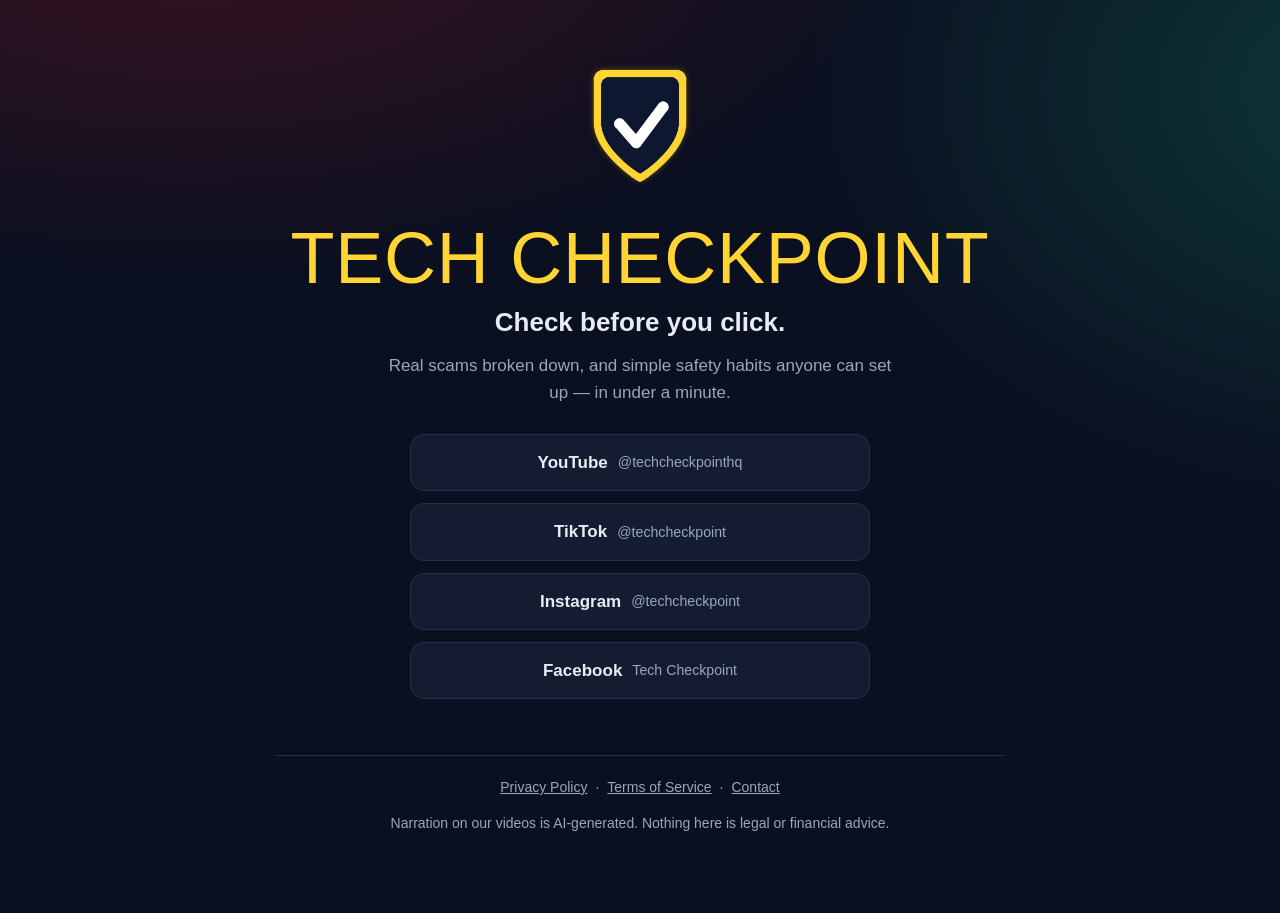
<file: index.html>
<!doctype html>
<html lang="en">
<head>
<meta charset="utf-8">
<meta name="viewport" content="width=device-width, initial-scale=1">
<title>Tech Checkpoint — Check before you click</title>
<meta name="description" content="Real scams broken down and simple online safety habits, in under a minute. Tech Checkpoint on YouTube, TikTok, Instagram and Facebook.">
<meta property="og:title" content="Tech Checkpoint — Check before you click">
<meta property="og:description" content="Real scams broken down and simple online safety habits, in under a minute.">
<meta property="og:image" content="https://techcheckpoint.com/assets/avatar.png">
<link rel="icon" href="/assets/favicon.png">
<link rel="stylesheet" href="/assets/site.css">
</head>
<body>
<main class="wrap">
  <section class="hero">
    <img src="/assets/logo.png" alt="Tech Checkpoint shield logo">
    <h1>Tech Checkpoint</h1>
    <p class="tag">Check before you click.</p>
    <p class="sub">Real scams broken down, and simple safety habits anyone can set up — in under a minute.</p>
    <nav class="links" aria-label="Follow Tech Checkpoint">
      <a href="https://www.youtube.com/@techcheckpointhq">YouTube <small>@techcheckpointhq</small></a>
      <a href="https://www.tiktok.com/@techcheckpoint">TikTok <small>@techcheckpoint</small></a>
      <a href="https://www.instagram.com/techcheckpoint/">Instagram <small>@techcheckpoint</small></a>
      <a href="https://www.facebook.com/search/top?q=Tech%20Checkpoint">Facebook <small>Tech Checkpoint</small></a>
    </nav>
  </section>
  <footer>
    <a href="/privacy/">Privacy Policy</a>·<a href="/terms/">Terms of Service</a>·<a href="mailto:info@techcheckpoint.com">Contact</a>
    <p>Narration on our videos is AI-generated. Nothing here is legal or financial advice.</p>
  </footer>
</main>
</body>
</html>
</file>
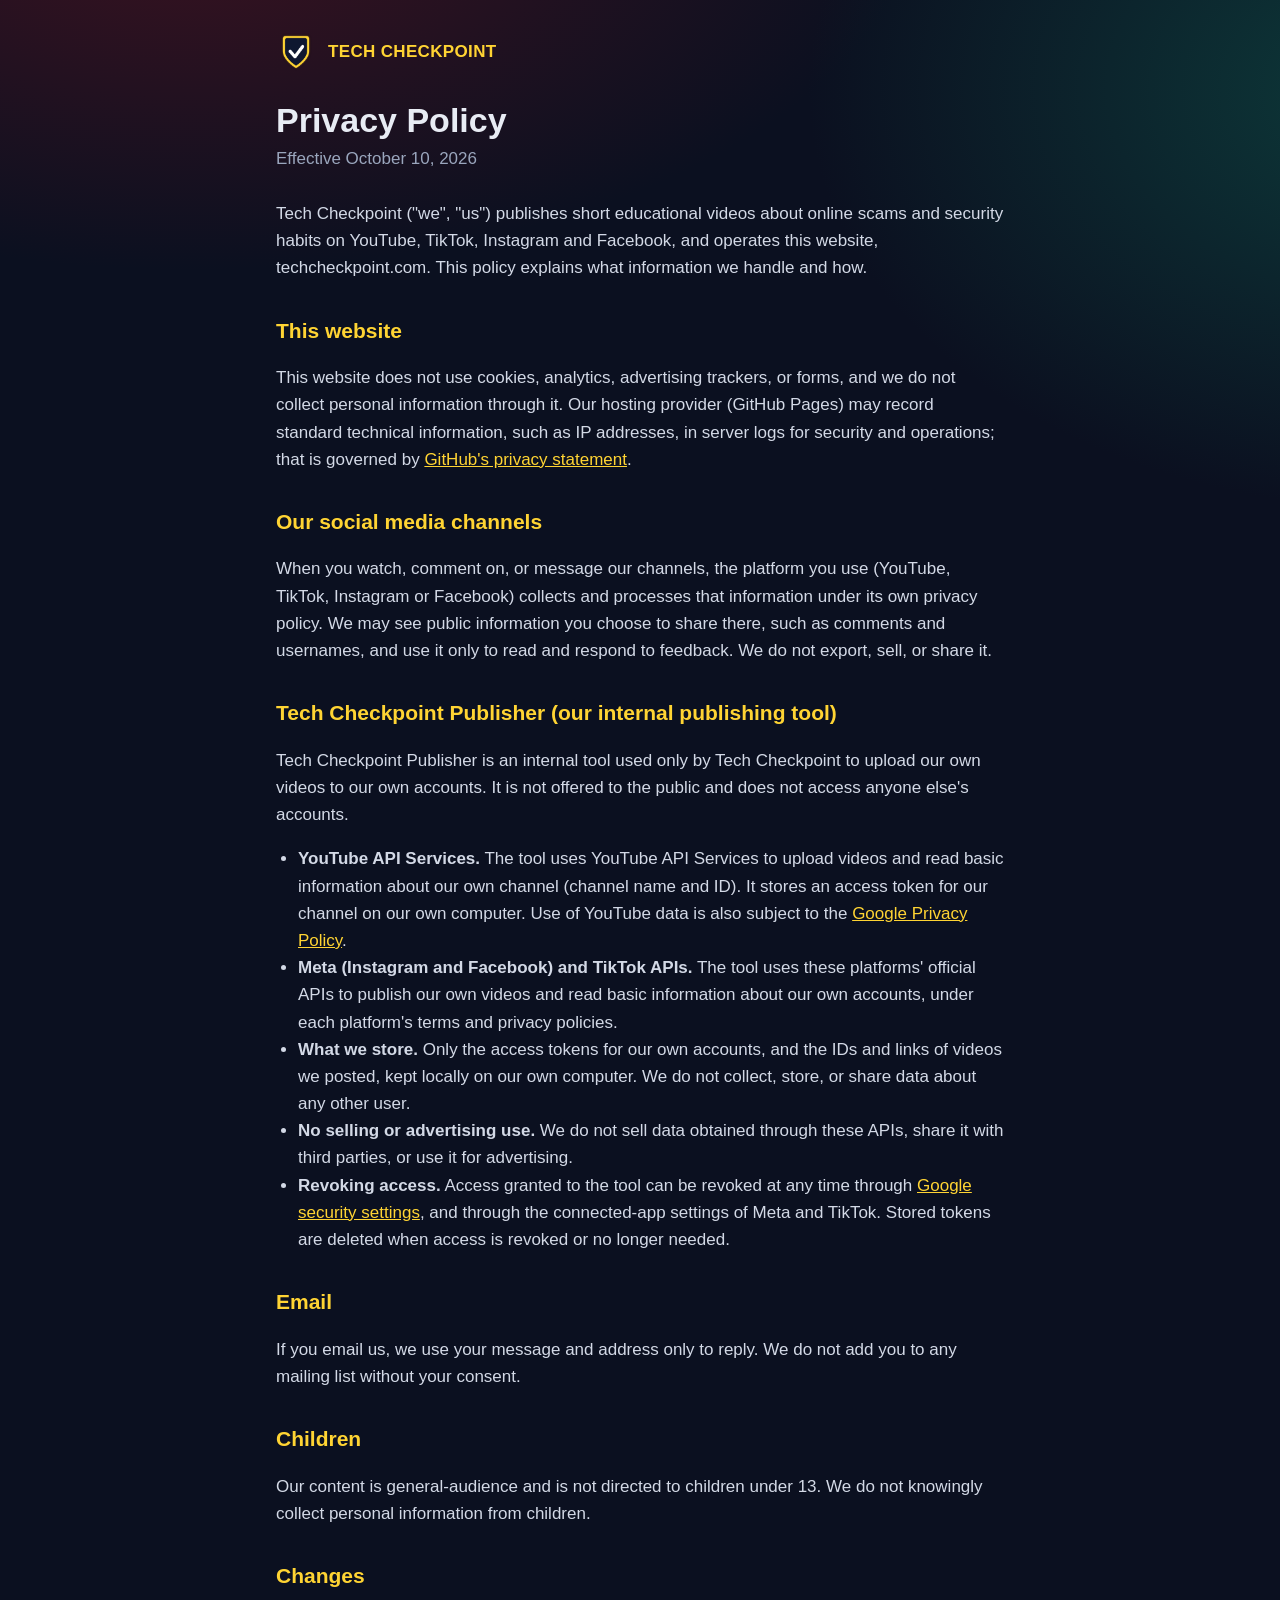
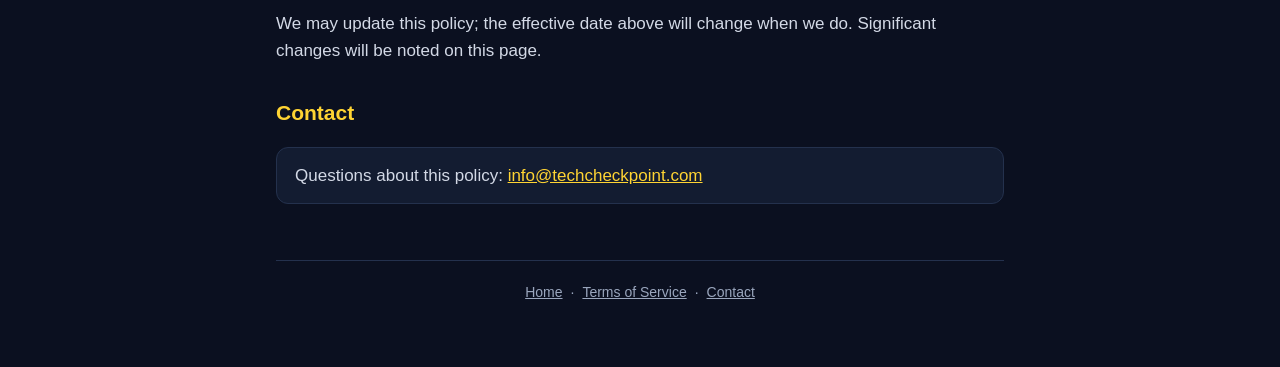
<file: privacy/index.html>
<!doctype html>
<html lang="en">
<head>
<meta charset="utf-8">
<meta name="viewport" content="width=device-width, initial-scale=1">
<title>Privacy Policy — Tech Checkpoint</title>
<link rel="icon" href="/assets/favicon.png">
<link rel="stylesheet" href="/assets/site.css">
</head>
<body>
<main class="wrap doc">
  <a class="brand" href="/"><img src="/assets/logo.png" alt=""><span>Tech Checkpoint</span></a>
  <h1>Privacy Policy</h1>
  <p class="updated">Effective October 10, 2026</p>

  <p>Tech Checkpoint ("we", "us") publishes short educational videos about online scams and security habits on
  YouTube, TikTok, Instagram and Facebook, and operates this website, techcheckpoint.com. This policy explains what
  information we handle and how.</p>

  <h2>This website</h2>
  <p>This website does not use cookies, analytics, advertising trackers, or forms, and we do not collect personal
  information through it. Our hosting provider (GitHub Pages) may record standard technical information, such as IP
  addresses, in server logs for security and operations; that is governed by
  <a href="https://docs.github.com/en/site-policy/privacy-policies/github-general-privacy-statement">GitHub's privacy statement</a>.</p>

  <h2>Our social media channels</h2>
  <p>When you watch, comment on, or message our channels, the platform you use (YouTube, TikTok, Instagram or Facebook)
  collects and processes that information under its own privacy policy. We may see public information you choose to
  share there, such as comments and usernames, and use it only to read and respond to feedback. We do not export,
  sell, or share it.</p>

  <h2>Tech Checkpoint Publisher (our internal publishing tool)</h2>
  <p>Tech Checkpoint Publisher is an internal tool used only by Tech Checkpoint to upload our own videos to our own
  accounts. It is not offered to the public and does not access anyone else's accounts.</p>
  <ul>
    <li><strong>YouTube API Services.</strong> The tool uses YouTube API Services to upload videos and read basic
      information about our own channel (channel name and ID). It stores an access token for our channel on our own
      computer. Use of YouTube data is also subject to the
      <a href="https://policies.google.com/privacy">Google Privacy Policy</a>.</li>
    <li><strong>Meta (Instagram and Facebook) and TikTok APIs.</strong> The tool uses these platforms' official APIs to
      publish our own videos and read basic information about our own accounts, under each platform's terms and
      privacy policies.</li>
    <li><strong>What we store.</strong> Only the access tokens for our own accounts, and the IDs and links of videos we
      posted, kept locally on our own computer. We do not collect, store, or share data about any other user.</li>
    <li><strong>No selling or advertising use.</strong> We do not sell data obtained through these APIs, share it with
      third parties, or use it for advertising.</li>
    <li><strong>Revoking access.</strong> Access granted to the tool can be revoked at any time through
      <a href="https://myaccount.google.com/permissions">Google security settings</a>, and through the connected-app
      settings of Meta and TikTok. Stored tokens are deleted when access is revoked or no longer needed.</li>
  </ul>

  <h2>Email</h2>
  <p>If you email us, we use your message and address only to reply. We do not add you to any mailing list without
  your consent.</p>

  <h2>Children</h2>
  <p>Our content is general-audience and is not directed to children under 13. We do not knowingly collect personal
  information from children.</p>

  <h2>Changes</h2>
  <p>We may update this policy; the effective date above will change when we do. Significant changes will be noted
  on this page.</p>

  <h2>Contact</h2>
  <p class="box">Questions about this policy: <a href="mailto:info@techcheckpoint.com">info@techcheckpoint.com</a></p>

  <footer>
    <a href="/">Home</a>·<a href="/terms/">Terms of Service</a>·<a href="mailto:info@techcheckpoint.com">Contact</a>
  </footer>
</main>
</body>
</html>
</file>
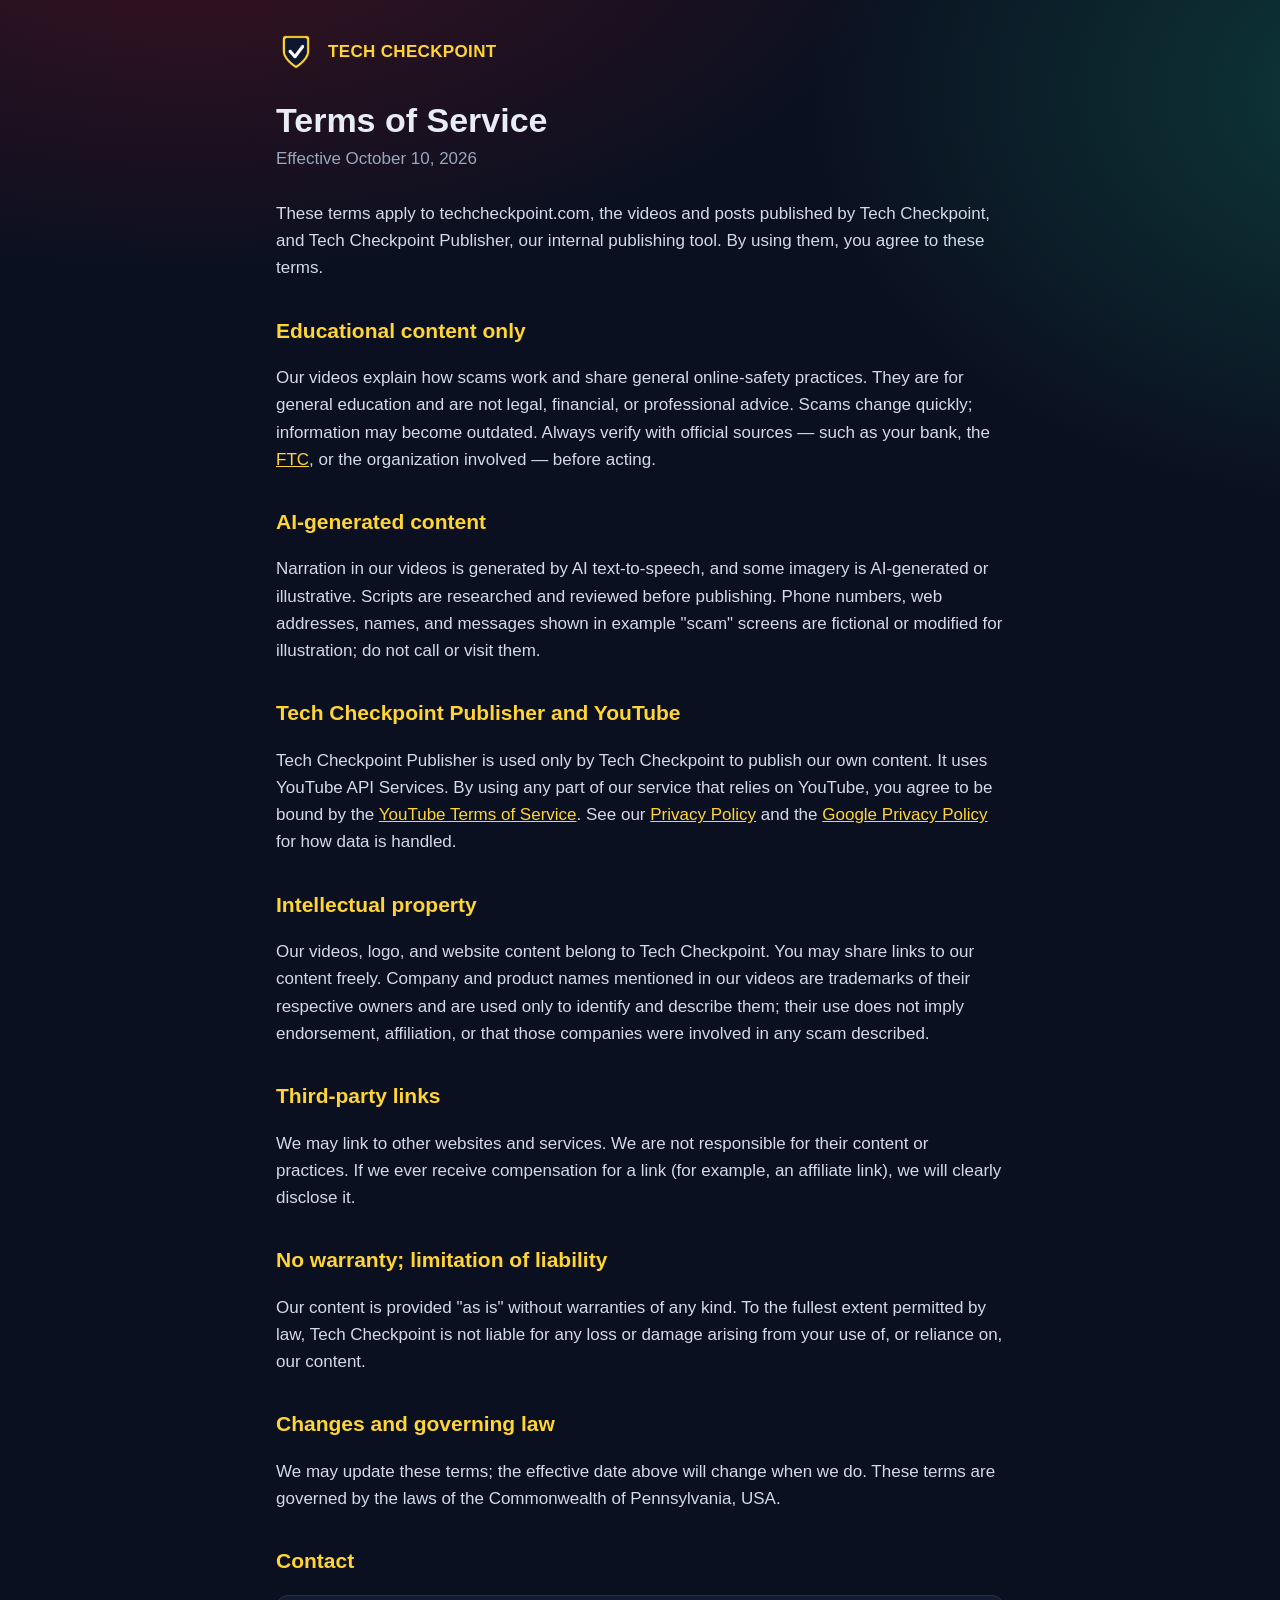
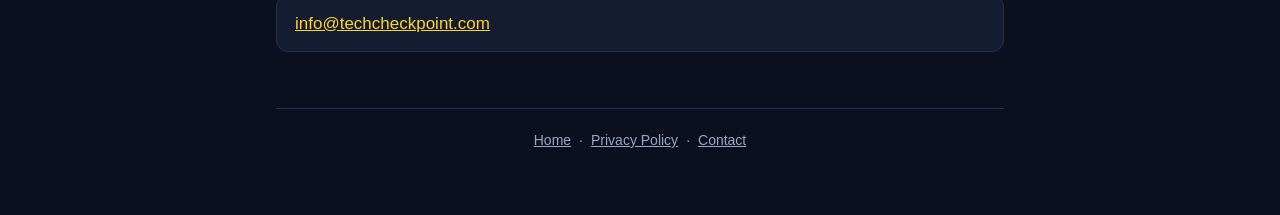
<file: terms/index.html>
<!doctype html>
<html lang="en">
<head>
<meta charset="utf-8">
<meta name="viewport" content="width=device-width, initial-scale=1">
<title>Terms of Service — Tech Checkpoint</title>
<link rel="icon" href="/assets/favicon.png">
<link rel="stylesheet" href="/assets/site.css">
</head>
<body>
<main class="wrap doc">
  <a class="brand" href="/"><img src="/assets/logo.png" alt=""><span>Tech Checkpoint</span></a>
  <h1>Terms of Service</h1>
  <p class="updated">Effective October 10, 2026</p>

  <p>These terms apply to techcheckpoint.com, the videos and posts published by Tech Checkpoint, and Tech Checkpoint
  Publisher, our internal publishing tool. By using them, you agree to these terms.</p>

  <h2>Educational content only</h2>
  <p>Our videos explain how scams work and share general online-safety practices. They are for general education and
  are not legal, financial, or professional advice. Scams change quickly; information may become outdated. Always
  verify with official sources — such as your bank, the
  <a href="https://reportfraud.ftc.gov">FTC</a>, or the organization involved — before acting.</p>

  <h2>AI-generated content</h2>
  <p>Narration in our videos is generated by AI text-to-speech, and some imagery is AI-generated or illustrative.
  Scripts are researched and reviewed before publishing. Phone numbers, web addresses, names, and messages shown in
  example "scam" screens are fictional or modified for illustration; do not call or visit them.</p>

  <h2>Tech Checkpoint Publisher and YouTube</h2>
  <p>Tech Checkpoint Publisher is used only by Tech Checkpoint to publish our own content. It uses YouTube API
  Services. By using any part of our service that relies on YouTube, you agree to be bound by the
  <a href="https://www.youtube.com/t/terms">YouTube Terms of Service</a>. See our
  <a href="/privacy/">Privacy Policy</a> and the <a href="https://policies.google.com/privacy">Google Privacy Policy</a>
  for how data is handled.</p>

  <h2>Intellectual property</h2>
  <p>Our videos, logo, and website content belong to Tech Checkpoint. You may share links to our content freely.
  Company and product names mentioned in our videos are trademarks of their respective owners and are used only to
  identify and describe them; their use does not imply endorsement, affiliation, or that those companies were
  involved in any scam described.</p>

  <h2>Third-party links</h2>
  <p>We may link to other websites and services. We are not responsible for their content or practices. If we ever
  receive compensation for a link (for example, an affiliate link), we will clearly disclose it.</p>

  <h2>No warranty; limitation of liability</h2>
  <p>Our content is provided "as is" without warranties of any kind. To the fullest extent permitted by law, Tech
  Checkpoint is not liable for any loss or damage arising from your use of, or reliance on, our content.</p>

  <h2>Changes and governing law</h2>
  <p>We may update these terms; the effective date above will change when we do. These terms are governed by the
  laws of the Commonwealth of Pennsylvania, USA.</p>

  <h2>Contact</h2>
  <p class="box"><a href="mailto:info@techcheckpoint.com">info@techcheckpoint.com</a></p>

  <footer>
    <a href="/">Home</a>·<a href="/privacy/">Privacy Policy</a>·<a href="mailto:info@techcheckpoint.com">Contact</a>
  </footer>
</main>
</body>
</html>
</file>
<file: assets/site.css>
:root {
  --bg: #0b1020;
  --bg2: #0f1a2e;
  --card: #131c31;
  --fg: #e8ecf4;
  --mute: #9aa6bd;
  --line: #24314d;
  --yellow: #ffd433;
  --red: #eb3b30;
}
* { box-sizing: border-box; }
html { -webkit-text-size-adjust: 100%; }
body {
  margin: 0;
  background: radial-gradient(1200px 600px at 15% -10%, #3b1220 0%, transparent 60%),
              radial-gradient(1000px 700px at 110% 10%, #0d3a3a 0%, transparent 60%), var(--bg);
  background-attachment: fixed;
  color: var(--fg);
  font: 17px/1.6 -apple-system, BlinkMacSystemFont, "Segoe UI", Roboto, Helvetica, Arial, sans-serif;
  min-height: 100vh;
}
a { color: var(--yellow); }
.wrap { max-width: 760px; margin: 0 auto; padding: 32px 16px 64px; }
.brand { display: flex; align-items: center; gap: 12px; text-decoration: none; color: var(--fg); }
.brand img { width: 40px; height: 40px; }
.brand span { font-weight: 800; letter-spacing: .02em; text-transform: uppercase; color: var(--yellow); }

/* Home */
.hero { text-align: center; padding-top: 24px; }
.hero img { width: 140px; height: 140px; }
.hero h1 {
  font-family: Impact, "Arial Black", sans-serif; font-weight: 400;
  font-size: clamp(40px, 11vw, 72px); line-height: 1; margin: 18px 0 8px;
  color: var(--yellow); text-transform: uppercase; letter-spacing: .01em;
}
.hero .tag { font-size: clamp(20px, 5vw, 26px); font-weight: 700; margin: 0 0 8px; }
.hero .sub { color: var(--mute); margin: 0 auto 28px; max-width: 520px; }
.links { display: grid; gap: 12px; max-width: 460px; margin: 0 auto; }
.links a {
  display: flex; align-items: center; justify-content: center; gap: 10px;
  padding: 14px 18px; border-radius: 14px; background: var(--card); border: 1px solid var(--line);
  color: var(--fg); text-decoration: none; font-weight: 650;
}
.links a:hover { border-color: var(--yellow); }
.links a small { color: var(--mute); font-weight: 500; }

/* Legal pages */
.doc h1 { font-size: 34px; line-height: 1.2; margin: 28px 0 4px; }
.doc .updated { color: var(--mute); margin: 0 0 28px; }
.doc h2 { font-size: 21px; margin: 32px 0 8px; color: var(--yellow); }
.doc p, .doc li { color: #d3d9e6; }
.doc ul { padding-left: 22px; }
.doc .box { background: var(--card); border: 1px solid var(--line); border-radius: 12px; padding: 14px 18px; }

footer { margin-top: 56px; padding-top: 20px; border-top: 1px solid var(--line); color: var(--mute); font-size: 14px; text-align: center; }
footer a { color: var(--mute); margin: 0 8px; }
</file>
